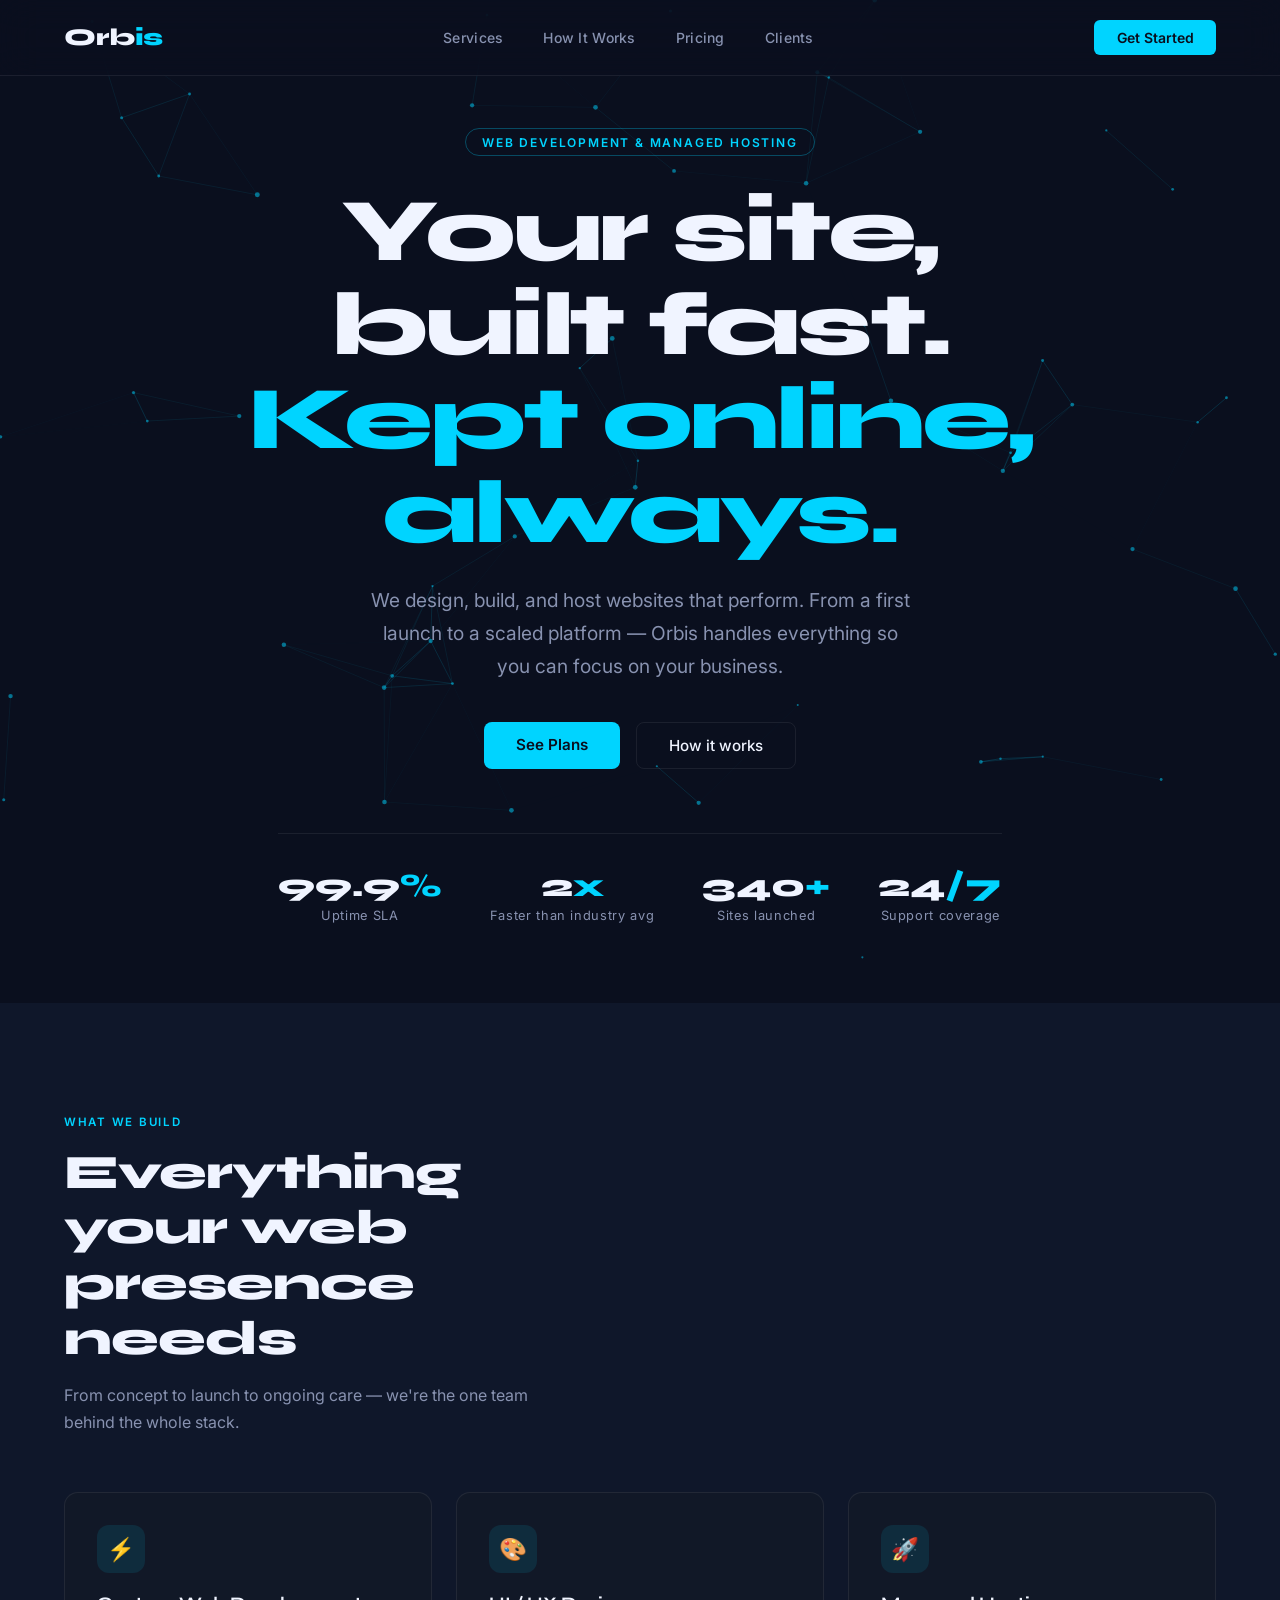
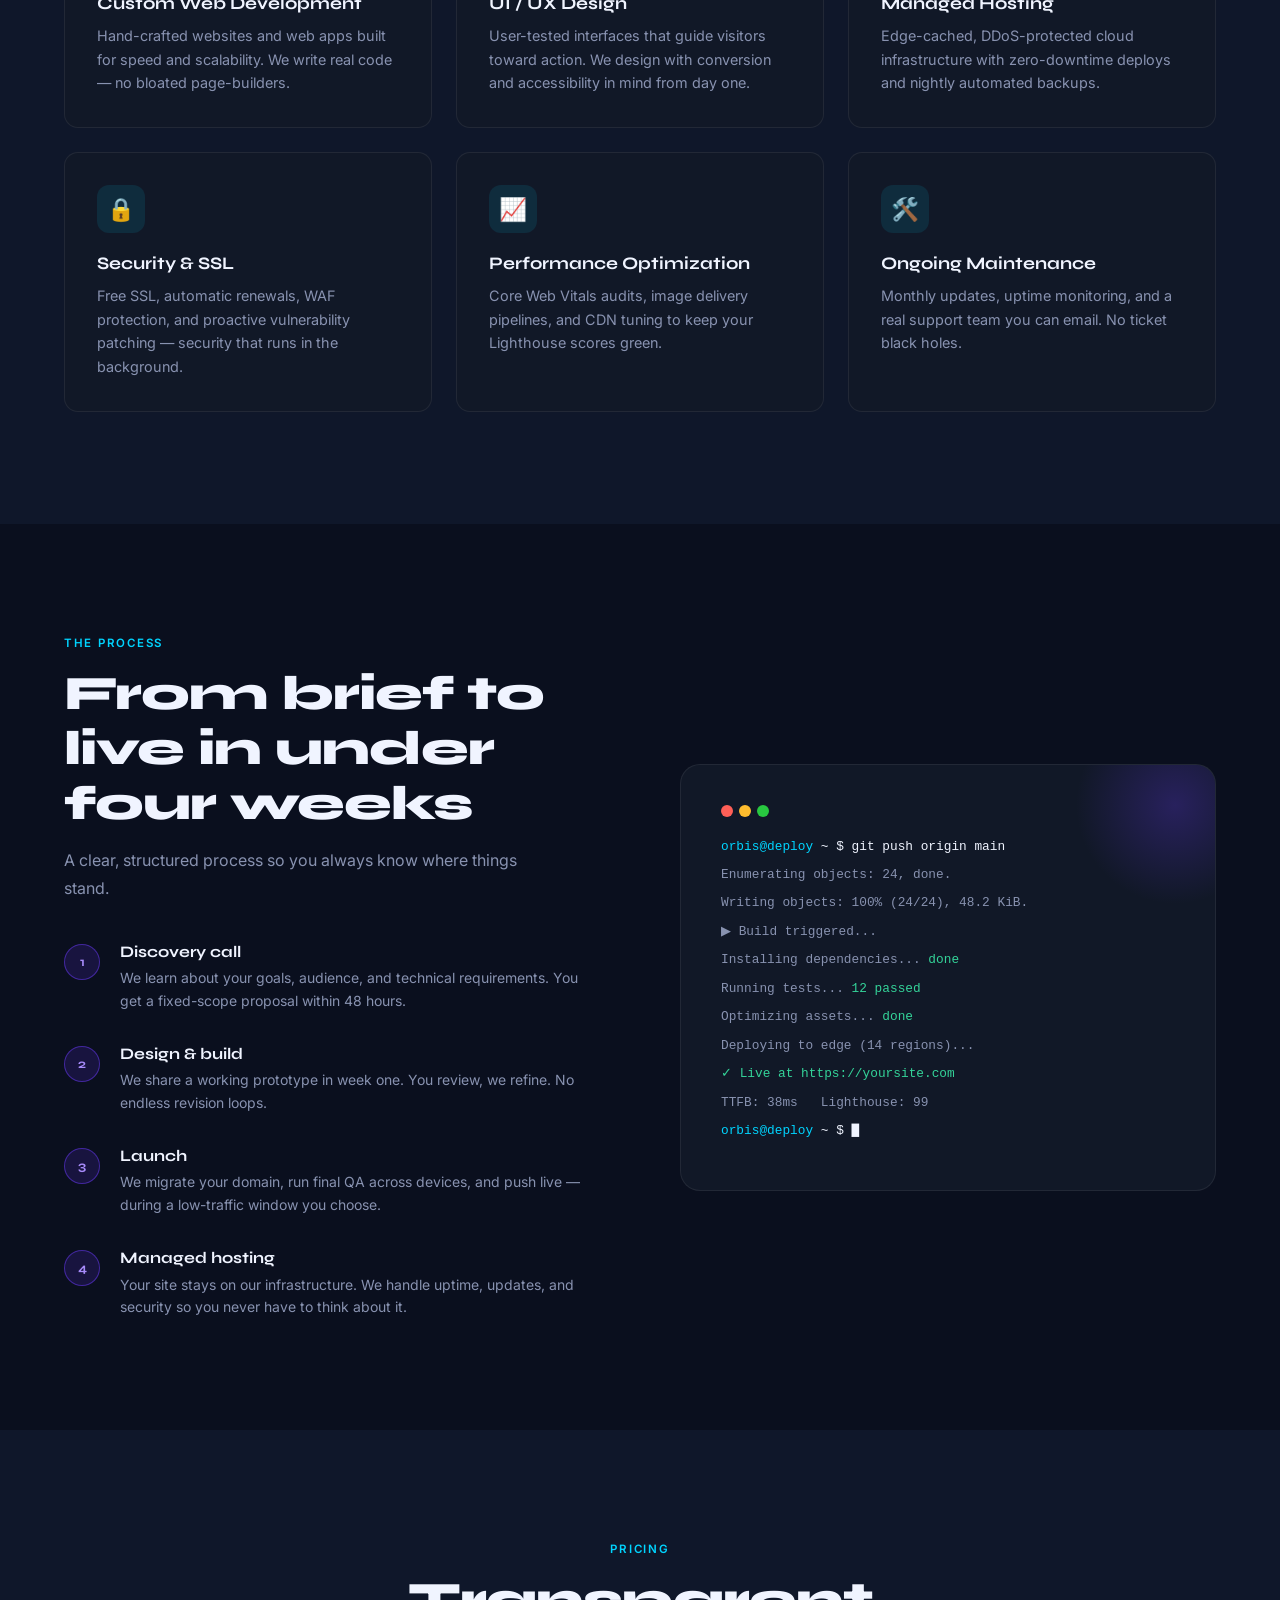
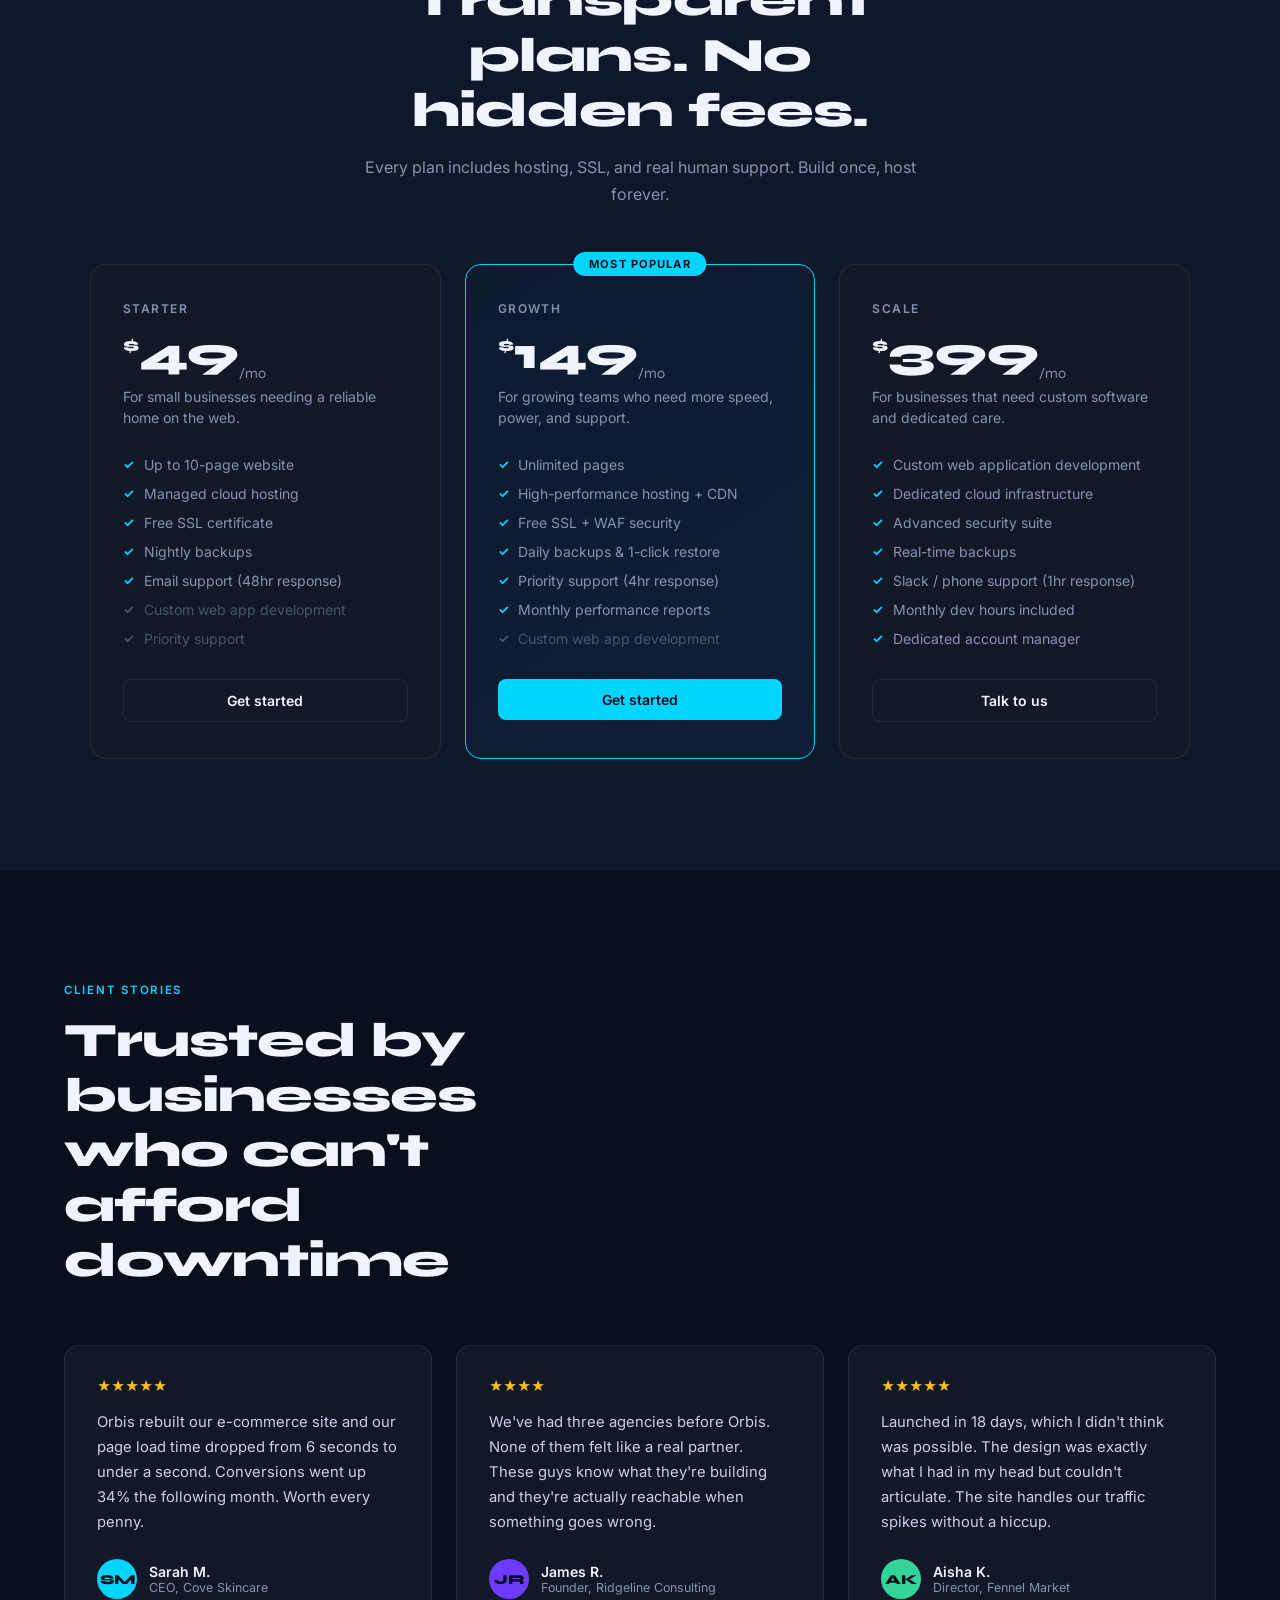
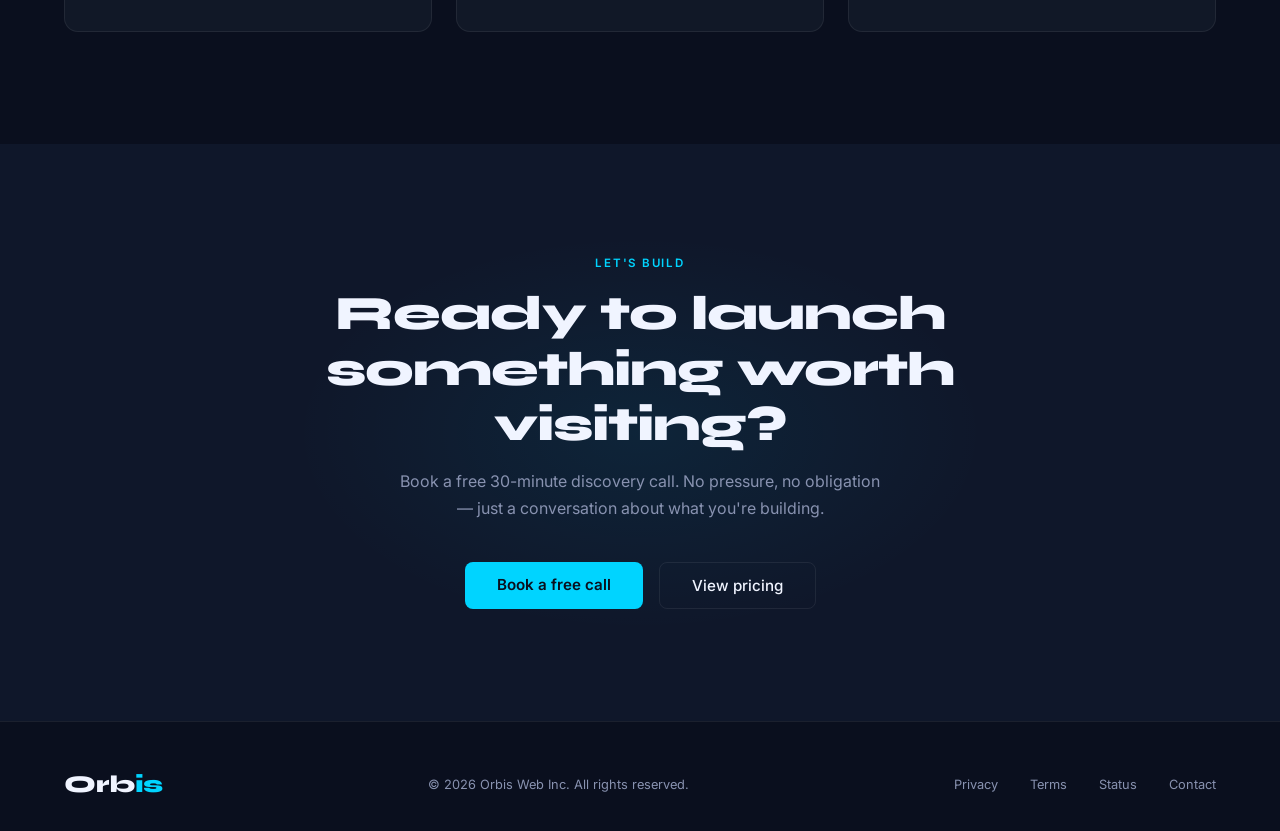
<file: html/siteGen.html>
<!DOCTYPE html>
<html lang="en">
<head>
<meta charset="UTF-8" />
<meta name="viewport" content="width=device-width, initial-scale=1.0" />
<title>Orbis — Web Development & Hosting</title>
<link rel="preconnect" href="https://fonts.googleapis.com" />
<link rel="preconnect" href="https://fonts.gstatic.com" crossorigin />
<link href="https://fonts.googleapis.com/css2?family=Syne:wght@400;600;700;800&family=Inter:wght@300;400;500;600&display=swap" rel="stylesheet" />
<style>
  *, *::before, *::after { box-sizing: border-box; margin: 0; padding: 0; }

  :root {
    --navy:   #0A0F1E;
    --navy2:  #0F172A;
    --cyan:   #00D4FF;
    --purple: #6C3BFF;
    --white:  #F0F4FF;
    --slate:  #8892B0;
    --card-bg:#111827;
    --border: rgba(255,255,255,0.07);
  }

  html { scroll-behavior: smooth; }

  body {
    font-family: 'Inter', sans-serif;
    background: var(--navy);
    color: var(--white);
    overflow-x: hidden;
  }

  /* ── NAV ── */
  nav {
    position: fixed; top: 0; left: 0; right: 0; z-index: 100;
    display: flex; align-items: center; justify-content: space-between;
    padding: 1.25rem 5%;
    background: rgba(10,15,30,0.7);
    backdrop-filter: blur(18px);
    border-bottom: 1px solid var(--border);
  }
  .logo {
    font-family: 'Syne', sans-serif;
    font-weight: 800; font-size: 1.5rem;
    letter-spacing: -0.02em;
    color: var(--white);
    text-decoration: none;
  }
  .logo span { color: var(--cyan); }
  .nav-links { display: flex; gap: 2.5rem; list-style: none; }
  .nav-links a {
    color: var(--slate); font-size: 0.875rem; font-weight: 500;
    text-decoration: none; letter-spacing: 0.02em;
    transition: color 0.2s;
  }
  .nav-links a:hover { color: var(--white); }
  .nav-cta {
    background: var(--cyan); color: var(--navy);
    padding: 0.55rem 1.4rem; border-radius: 6px;
    font-size: 0.875rem; font-weight: 600;
    text-decoration: none; transition: opacity 0.2s;
  }
  .nav-cta:hover { opacity: 0.85; }

  /* ── HERO ── */
  #hero {
    position: relative; min-height: 100vh;
    display: flex; flex-direction: column;
    align-items: center; justify-content: center;
    text-align: center; padding: 8rem 5% 5rem;
    overflow: hidden;
  }
  #mesh-canvas {
    position: absolute; inset: 0;
    width: 100%; height: 100%;
    pointer-events: none;
  }
  .hero-eyebrow {
    font-size: 0.75rem; font-weight: 600; letter-spacing: 0.15em;
    text-transform: uppercase; color: var(--cyan);
    border: 1px solid rgba(0,212,255,0.3);
    padding: 0.35rem 1rem; border-radius: 100px;
    margin-bottom: 1.75rem;
    position: relative; z-index: 1;
  }
  .hero-headline {
    font-family: 'Syne', sans-serif;
    font-size: clamp(2.8rem, 7vw, 6rem);
    font-weight: 800; line-height: 1.05;
    letter-spacing: -0.03em;
    max-width: 900px;
    position: relative; z-index: 1;
  }
  .hero-headline .accent { color: var(--cyan); }
  .hero-sub {
    margin-top: 1.5rem;
    font-size: clamp(1rem, 2vw, 1.2rem);
    color: var(--slate); max-width: 540px; line-height: 1.7;
    position: relative; z-index: 1;
  }
  .hero-actions {
    margin-top: 2.5rem; display: flex; gap: 1rem;
    flex-wrap: wrap; justify-content: center;
    position: relative; z-index: 1;
  }
  .btn-primary {
    background: var(--cyan); color: var(--navy);
    padding: 0.8rem 2rem; border-radius: 8px;
    font-weight: 600; font-size: 0.95rem;
    text-decoration: none; transition: transform 0.2s, opacity 0.2s;
  }
  .btn-primary:hover { transform: translateY(-2px); opacity: 0.9; }
  .btn-ghost {
    border: 1px solid var(--border); color: var(--white);
    padding: 0.8rem 2rem; border-radius: 8px;
    font-weight: 500; font-size: 0.95rem;
    text-decoration: none; transition: border-color 0.2s, transform 0.2s;
  }
  .btn-ghost:hover { border-color: var(--cyan); transform: translateY(-2px); }

  .hero-stats {
    margin-top: 4rem; display: flex; gap: 3rem;
    flex-wrap: wrap; justify-content: center;
    position: relative; z-index: 1;
    border-top: 1px solid var(--border);
    padding-top: 2rem;
  }
  .stat { text-align: center; }
  .stat-num {
    font-family: 'Syne', sans-serif;
    font-size: 2rem; font-weight: 800;
    color: var(--white);
  }
  .stat-num span { color: var(--cyan); }
  .stat-label { font-size: 0.8rem; color: var(--slate); margin-top: 0.2rem; letter-spacing: 0.05em; }

  /* ── SERVICES ── */
  #services {
    padding: 7rem 5%;
    background: var(--navy2);
  }
  .section-eyebrow {
    font-size: 0.72rem; font-weight: 600; letter-spacing: 0.15em;
    text-transform: uppercase; color: var(--cyan);
    margin-bottom: 1rem;
  }
  .section-headline {
    font-family: 'Syne', sans-serif;
    font-size: clamp(1.9rem, 4vw, 3rem);
    font-weight: 800; letter-spacing: -0.02em;
    max-width: 560px; line-height: 1.15;
  }
  .section-sub {
    color: var(--slate); margin-top: 1rem;
    font-size: 1rem; line-height: 1.7; max-width: 480px;
  }
  .services-grid {
    display: grid;
    grid-template-columns: repeat(auto-fit, minmax(280px, 1fr));
    gap: 1.5rem;
    margin-top: 3.5rem;
  }
  .service-card {
    background: var(--card-bg);
    border: 1px solid var(--border);
    border-radius: 14px;
    padding: 2rem;
    transition: border-color 0.25s, transform 0.25s;
    cursor: default;
  }
  .service-card:hover {
    border-color: rgba(0,212,255,0.4);
    transform: translateY(-4px);
  }
  .service-icon {
    width: 48px; height: 48px;
    background: rgba(0,212,255,0.1);
    border-radius: 12px;
    display: flex; align-items: center; justify-content: center;
    margin-bottom: 1.25rem;
    font-size: 1.4rem;
  }
  .service-card h3 {
    font-family: 'Syne', sans-serif;
    font-size: 1.1rem; font-weight: 700;
    margin-bottom: 0.6rem;
  }
  .service-card p { font-size: 0.9rem; color: var(--slate); line-height: 1.65; }

  /* ── HOW IT WORKS ── */
  #how {
    padding: 7rem 5%;
    background: var(--navy);
  }
  .how-inner {
    display: grid;
    grid-template-columns: 1fr 1fr;
    gap: 5rem;
    align-items: center;
  }
  .how-steps { display: flex; flex-direction: column; gap: 2rem; margin-top: 2.5rem; }
  .how-step { display: flex; gap: 1.25rem; align-items: flex-start; }
  .step-dot {
    flex-shrink: 0;
    width: 36px; height: 36px; border-radius: 50%;
    background: rgba(108,59,255,0.15);
    border: 1.5px solid rgba(108,59,255,0.5);
    display: flex; align-items: center; justify-content: center;
    font-family: 'Syne', sans-serif;
    font-size: 0.8rem; font-weight: 700; color: #a78bfa;
    margin-top: 2px;
  }
  .how-step h4 {
    font-family: 'Syne', sans-serif;
    font-size: 1rem; font-weight: 700; margin-bottom: 0.4rem;
  }
  .how-step p { font-size: 0.875rem; color: var(--slate); line-height: 1.6; }

  .how-visual {
    background: var(--card-bg);
    border: 1px solid var(--border);
    border-radius: 20px;
    padding: 2.5rem;
    position: relative;
    overflow: hidden;
  }
  .how-visual::before {
    content: '';
    position: absolute; top: -60px; right: -60px;
    width: 200px; height: 200px;
    background: radial-gradient(circle, rgba(108,59,255,0.25), transparent 70%);
    pointer-events: none;
  }
  .terminal-bar {
    display: flex; gap: 6px; margin-bottom: 1.25rem;
  }
  .t-dot { width: 12px; height: 12px; border-radius: 50%; }
  .t-dot.red { background: #FF5F57; }
  .t-dot.yellow { background: #FEBC2E; }
  .t-dot.green { background: #28C840; }
  .terminal-line {
    font-family: 'Courier New', monospace;
    font-size: 0.8rem; margin-bottom: 0.5rem;
    line-height: 1.6;
  }
  .t-prompt { color: var(--cyan); }
  .t-cmd { color: var(--white); }
  .t-out { color: var(--slate); }
  .t-success { color: #34d399; }
  .t-blink { display: inline-block; animation: blink 1s step-end infinite; }
  @keyframes blink { 50% { opacity: 0; } }

  /* ── PRICING ── */
  #pricing {
    padding: 7rem 5%;
    background: var(--navy2);
    text-align: center;
  }
  #pricing .section-headline,
  #pricing .section-sub { max-width: 600px; margin-left: auto; margin-right: auto; }
  .pricing-grid {
    display: grid;
    grid-template-columns: repeat(auto-fit, minmax(270px, 1fr));
    gap: 1.5rem;
    margin-top: 3.5rem;
    max-width: 1100px;
    margin-left: auto; margin-right: auto;
  }
  .pricing-card {
    background: var(--card-bg);
    border: 1px solid var(--border);
    border-radius: 16px;
    padding: 2.25rem 2rem;
    text-align: left;
    position: relative;
    transition: transform 0.25s, border-color 0.25s;
  }
  .pricing-card:hover { transform: translateY(-4px); border-color: rgba(0,212,255,0.3); }
  .pricing-card.featured {
    border-color: var(--cyan);
    background: linear-gradient(145deg, #0d1a2e, #0f1f38);
  }
  .pricing-badge {
    position: absolute; top: -13px; left: 50%; transform: translateX(-50%);
    background: var(--cyan); color: var(--navy);
    font-size: 0.7rem; font-weight: 700; letter-spacing: 0.1em;
    text-transform: uppercase;
    padding: 0.3rem 1rem; border-radius: 100px;
    white-space: nowrap;
  }
  .pricing-tier {
    font-size: 0.75rem; font-weight: 600; letter-spacing: 0.12em;
    text-transform: uppercase; color: var(--slate);
    margin-bottom: 1rem;
  }
  .pricing-price {
    font-family: 'Syne', sans-serif;
    font-size: 2.8rem; font-weight: 800;
    line-height: 1; margin-bottom: 0.25rem;
  }
  .pricing-price sup { font-size: 1.2rem; vertical-align: super; }
  .pricing-price sub { font-size: 0.9rem; color: var(--slate); font-weight: 400; }
  .pricing-desc { font-size: 0.875rem; color: var(--slate); margin-bottom: 1.75rem; line-height: 1.5; }
  .pricing-features { list-style: none; display: flex; flex-direction: column; gap: 0.75rem; margin-bottom: 2rem; }
  .pricing-features li {
    font-size: 0.875rem; color: var(--slate);
    display: flex; align-items: center; gap: 0.6rem;
  }
  .pricing-features li::before {
    content: '✓'; color: var(--cyan);
    font-weight: 700; font-size: 0.8rem;
    flex-shrink: 0;
  }
  .pricing-features li.muted { color: #4a5568; }
  .pricing-features li.muted::before { color: #4a5568; }
  .btn-plan {
    display: block; text-align: center;
    padding: 0.75rem; border-radius: 8px;
    font-weight: 600; font-size: 0.875rem;
    text-decoration: none; transition: transform 0.2s, opacity 0.2s;
  }
  .btn-plan.primary { background: var(--cyan); color: var(--navy); }
  .btn-plan.outline { border: 1px solid var(--border); color: var(--white); }
  .btn-plan:hover { transform: translateY(-2px); opacity: 0.9; }

  /* ── TESTIMONIALS ── */
  #testimonials {
    padding: 7rem 5%;
    background: var(--navy);
  }
  .testimonials-grid {
    display: grid;
    grid-template-columns: repeat(auto-fit, minmax(300px, 1fr));
    gap: 1.5rem;
    margin-top: 3.5rem;
  }
  .testimonial-card {
    background: var(--card-bg);
    border: 1px solid var(--border);
    border-radius: 14px;
    padding: 2rem;
  }
  .t-stars { color: #FBBF24; font-size: 0.85rem; margin-bottom: 1rem; }
  .t-quote { font-size: 0.925rem; line-height: 1.7; color: #c9d1e8; margin-bottom: 1.5rem; }
  .t-author { display: flex; align-items: center; gap: 0.75rem; }
  .t-avatar {
    width: 40px; height: 40px; border-radius: 50%;
    display: flex; align-items: center; justify-content: center;
    font-family: 'Syne', sans-serif; font-weight: 800; font-size: 0.85rem;
    color: var(--navy); flex-shrink: 0;
  }
  .t-name { font-weight: 600; font-size: 0.875rem; }
  .t-role { font-size: 0.78rem; color: var(--slate); }

  /* ── CTA ── */
  #cta {
    padding: 7rem 5%;
    background: var(--navy2);
    text-align: center;
    position: relative; overflow: hidden;
  }
  #cta::before {
    content: '';
    position: absolute; top: 50%; left: 50%; transform: translate(-50%,-50%);
    width: 700px; height: 400px;
    background: radial-gradient(ellipse, rgba(0,212,255,0.07) 0%, transparent 70%);
    pointer-events: none;
  }
  #cta .section-headline { max-width: 640px; margin: 0 auto; position: relative; }
  #cta .section-sub { max-width: 480px; margin: 1rem auto 0; text-align: center; position: relative; }
  #cta .hero-actions { position: relative; }

  /* ── FOOTER ── */
  footer {
    padding: 3rem 5% 2rem;
    border-top: 1px solid var(--border);
    background: var(--navy);
  }
  .footer-inner {
    display: flex; align-items: center; justify-content: space-between;
    flex-wrap: wrap; gap: 1.5rem;
  }
  .footer-copy { font-size: 0.8rem; color: var(--slate); }
  .footer-links { display: flex; gap: 2rem; }
  .footer-links a { font-size: 0.8rem; color: var(--slate); text-decoration: none; transition: color 0.2s; }
  .footer-links a:hover { color: var(--white); }

  /* ── RESPONSIVE ── */
  @media (max-width: 768px) {
    .nav-links { display: none; }
    .how-inner { grid-template-columns: 1fr; }
    .hero-stats { gap: 2rem; }
  }

  @media (prefers-reduced-motion: reduce) {
    #mesh-canvas { display: none; }
    * { animation: none !important; transition: none !important; }
  }
</style>
</head>
<body>

<!-- NAV -->
<nav>
  <a href="#" class="logo">Orb<span>is</span></a>
  <ul class="nav-links">
    <li><a href="#services">Services</a></li>
    <li><a href="#how">How It Works</a></li>
    <li><a href="#pricing">Pricing</a></li>
    <li><a href="#testimonials">Clients</a></li>
  </ul>
  <a href="#cta" class="nav-cta">Get Started</a>
</nav>

<!-- HERO -->
<section id="hero">
  <canvas id="mesh-canvas"></canvas>
  <div class="hero-eyebrow">Web Development & Managed Hosting</div>
  <h1 class="hero-headline">
    Your site, built fast.<br>
    <span class="accent">Kept online, always.</span>
  </h1>
  <p class="hero-sub">
    We design, build, and host websites that perform. From a first launch to a scaled platform — Orbis handles everything so you can focus on your business.
  </p>
  <div class="hero-actions">
    <a href="#pricing" class="btn-primary">See Plans</a>
    <a href="#how" class="btn-ghost">How it works</a>
  </div>
  <div class="hero-stats">
    <div class="stat">
      <div class="stat-num">99.9<span>%</span></div>
      <div class="stat-label">Uptime SLA</div>
    </div>
    <div class="stat">
      <div class="stat-num">2<span>x</span></div>
      <div class="stat-label">Faster than industry avg</div>
    </div>
    <div class="stat">
      <div class="stat-num">340<span>+</span></div>
      <div class="stat-label">Sites launched</div>
    </div>
    <div class="stat">
      <div class="stat-num">24<span>/7</span></div>
      <div class="stat-label">Support coverage</div>
    </div>
  </div>
</section>

<!-- SERVICES -->
<section id="services">
  <div class="section-eyebrow">What We Build</div>
  <h2 class="section-headline">Everything your web presence needs</h2>
  <p class="section-sub">From concept to launch to ongoing care — we're the one team behind the whole stack.</p>
  <div class="services-grid">
    <div class="service-card">
      <div class="service-icon">⚡</div>
      <h3>Custom Web Development</h3>
      <p>Hand-crafted websites and web apps built for speed and scalability. We write real code — no bloated page-builders.</p>
    </div>
    <div class="service-card">
      <div class="service-icon">🎨</div>
      <h3>UI / UX Design</h3>
      <p>User-tested interfaces that guide visitors toward action. We design with conversion and accessibility in mind from day one.</p>
    </div>
    <div class="service-card">
      <div class="service-icon">🚀</div>
      <h3>Managed Hosting</h3>
      <p>Edge-cached, DDoS-protected cloud infrastructure with zero-downtime deploys and nightly automated backups.</p>
    </div>
    <div class="service-card">
      <div class="service-icon">🔒</div>
      <h3>Security & SSL</h3>
      <p>Free SSL, automatic renewals, WAF protection, and proactive vulnerability patching — security that runs in the background.</p>
    </div>
    <div class="service-card">
      <div class="service-icon">📈</div>
      <h3>Performance Optimization</h3>
      <p>Core Web Vitals audits, image delivery pipelines, and CDN tuning to keep your Lighthouse scores green.</p>
    </div>
    <div class="service-card">
      <div class="service-icon">🛠️</div>
      <h3>Ongoing Maintenance</h3>
      <p>Monthly updates, uptime monitoring, and a real support team you can email. No ticket black holes.</p>
    </div>
  </div>
</section>

<!-- HOW IT WORKS -->
<section id="how">
  <div class="how-inner">
    <div>
      <div class="section-eyebrow">The Process</div>
      <h2 class="section-headline">From brief to live in under four weeks</h2>
      <p class="section-sub">A clear, structured process so you always know where things stand.</p>
      <div class="how-steps">
        <div class="how-step">
          <div class="step-dot">1</div>
          <div>
            <h4>Discovery call</h4>
            <p>We learn about your goals, audience, and technical requirements. You get a fixed-scope proposal within 48 hours.</p>
          </div>
        </div>
        <div class="how-step">
          <div class="step-dot">2</div>
          <div>
            <h4>Design & build</h4>
            <p>We share a working prototype in week one. You review, we refine. No endless revision loops.</p>
          </div>
        </div>
        <div class="how-step">
          <div class="step-dot">3</div>
          <div>
            <h4>Launch</h4>
            <p>We migrate your domain, run final QA across devices, and push live — during a low-traffic window you choose.</p>
          </div>
        </div>
        <div class="how-step">
          <div class="step-dot">4</div>
          <div>
            <h4>Managed hosting</h4>
            <p>Your site stays on our infrastructure. We handle uptime, updates, and security so you never have to think about it.</p>
          </div>
        </div>
      </div>
    </div>
    <div class="how-visual">
      <div class="terminal-bar">
        <div class="t-dot red"></div>
        <div class="t-dot yellow"></div>
        <div class="t-dot green"></div>
      </div>
      <div class="terminal-line"><span class="t-prompt">orbis@deploy</span> <span class="t-cmd">~ $ git push origin main</span></div>
      <div class="terminal-line t-out">Enumerating objects: 24, done.</div>
      <div class="terminal-line t-out">Writing objects: 100% (24/24), 48.2 KiB.</div>
      <div class="terminal-line t-out" style="margin-top:0.5rem;">▶ Build triggered...</div>
      <div class="terminal-line t-out">  Installing dependencies... <span class="t-success">done</span></div>
      <div class="terminal-line t-out">  Running tests... <span class="t-success">12 passed</span></div>
      <div class="terminal-line t-out">  Optimizing assets... <span class="t-success">done</span></div>
      <div class="terminal-line t-out">  Deploying to edge (14 regions)...</div>
      <div class="terminal-line" style="margin-top:0.5rem;">
        <span class="t-success">✓ Live at https://yoursite.com</span>
      </div>
      <div class="terminal-line t-out">  TTFB: 38ms &nbsp; Lighthouse: 99</div>
      <div class="terminal-line" style="margin-top:0.5rem;"><span class="t-prompt">orbis@deploy</span> <span class="t-cmd">~ $ <span class="t-blink">█</span></span></div>
    </div>
  </div>
</section>

<!-- PRICING -->
<section id="pricing">
  <div class="section-eyebrow">Pricing</div>
  <h2 class="section-headline">Transparent plans. No hidden fees.</h2>
  <p class="section-sub">Every plan includes hosting, SSL, and real human support. Build once, host forever.</p>
  <div class="pricing-grid">
    <div class="pricing-card">
      <div class="pricing-tier">Starter</div>
      <div class="pricing-price"><sup>$</sup>49<sub>/mo</sub></div>
      <div class="pricing-desc">For small businesses needing a reliable home on the web.</div>
      <ul class="pricing-features">
        <li>Up to 10-page website</li>
        <li>Managed cloud hosting</li>
        <li>Free SSL certificate</li>
        <li>Nightly backups</li>
        <li>Email support (48hr response)</li>
        <li class="muted">Custom web app development</li>
        <li class="muted">Priority support</li>
      </ul>
      <a href="#cta" class="btn-plan outline">Get started</a>
    </div>
    <div class="pricing-card featured">
      <div class="pricing-badge">Most Popular</div>
      <div class="pricing-tier">Growth</div>
      <div class="pricing-price"><sup>$</sup>149<sub>/mo</sub></div>
      <div class="pricing-desc">For growing teams who need more speed, power, and support.</div>
      <ul class="pricing-features">
        <li>Unlimited pages</li>
        <li>High-performance hosting + CDN</li>
        <li>Free SSL + WAF security</li>
        <li>Daily backups & 1-click restore</li>
        <li>Priority support (4hr response)</li>
        <li>Monthly performance reports</li>
        <li class="muted">Custom web app development</li>
      </ul>
      <a href="#cta" class="btn-plan primary">Get started</a>
    </div>
    <div class="pricing-card">
      <div class="pricing-tier">Scale</div>
      <div class="pricing-price"><sup>$</sup>399<sub>/mo</sub></div>
      <div class="pricing-desc">For businesses that need custom software and dedicated care.</div>
      <ul class="pricing-features">
        <li>Custom web application development</li>
        <li>Dedicated cloud infrastructure</li>
        <li>Advanced security suite</li>
        <li>Real-time backups</li>
        <li>Slack / phone support (1hr response)</li>
        <li>Monthly dev hours included</li>
        <li>Dedicated account manager</li>
      </ul>
      <a href="#cta" class="btn-plan outline">Talk to us</a>
    </div>
  </div>
</section>

<!-- TESTIMONIALS -->
<section id="testimonials">
  <div class="section-eyebrow">Client Stories</div>
  <h2 class="section-headline">Trusted by businesses who can't afford downtime</h2>
  <div class="testimonials-grid">
    <div class="testimonial-card">
      <div class="t-stars">★★★★★</div>
      <p class="t-quote">Orbis rebuilt our e-commerce site and our page load time dropped from 6 seconds to under a second. Conversions went up 34% the following month. Worth every penny.</p>
      <div class="t-author">
        <div class="t-avatar" style="background:#00D4FF;">SM</div>
        <div>
          <div class="t-name">Sarah M.</div>
          <div class="t-role">CEO, Cove Skincare</div>
        </div>
      </div>
    </div>
    <div class="testimonial-card">
      <div class="t-stars">★★★★</div>
      <p class="t-quote">We've had three agencies before Orbis. None of them felt like a real partner. These guys know what they're building and they're actually reachable when something goes wrong.</p>
      <div class="t-author">
        <div class="t-avatar" style="background:#6C3BFF;">JR</div>
        <div>
          <div class="t-name">James R.</div>
          <div class="t-role">Founder, Ridgeline Consulting</div>
        </div>
      </div>
    </div>
    <div class="testimonial-card">
      <div class="t-stars">★★★★★</div>
      <p class="t-quote">Launched in 18 days, which I didn't think was possible. The design was exactly what I had in my head but couldn't articulate. The site handles our traffic spikes without a hiccup.</p>
      <div class="t-author">
        <div class="t-avatar" style="background:#34d399;">AK</div>
        <div>
          <div class="t-name">Aisha K.</div>
          <div class="t-role">Director, Fennel Market</div>
        </div>
      </div>
    </div>
  </div>
</section>

<!-- CTA -->
<section id="cta">
  <div class="section-eyebrow">Let's Build</div>
  <h2 class="section-headline">Ready to launch something worth visiting?</h2>
  <p class="section-sub">Book a free 30-minute discovery call. No pressure, no obligation — just a conversation about what you're building.</p>
  <div class="hero-actions">
    <a href="mailto:hello@orbis.dev" class="btn-primary">Book a free call</a>
    <a href="#pricing" class="btn-ghost">View pricing</a>
  </div>
</section>

<!-- FOOTER -->
<footer>
  <div class="footer-inner">
    <a href="#" class="logo">Orb<span>is</span></a>
    <p class="footer-copy">© 2026 Orbis Web Inc. All rights reserved.</p>
    <div class="footer-links">
      <a href="#">Privacy</a>
      <a href="#">Terms</a>
      <a href="#">Status</a>
      <a href="#">Contact</a>
    </div>
  </div>
</footer>

<script>
// ── MESH CANVAS ANIMATION ──
const canvas = document.getElementById('mesh-canvas');
const ctx = canvas.getContext('2d');

let nodes = [], W, H;
const NODE_COUNT = 55;
const MAX_DIST = 160;
const CYAN = '0,212,255';

function resize() {
  W = canvas.width = canvas.offsetWidth;
  H = canvas.height = canvas.offsetHeight;
}

function initNodes() {
  nodes = [];
  for (let i = 0; i < NODE_COUNT; i++) {
    nodes.push({
      x: Math.random() * W,
      y: Math.random() * H,
      vx: (Math.random() - 0.5) * 0.35,
      vy: (Math.random() - 0.5) * 0.35,
      r: Math.random() * 1.5 + 1
    });
  }
}

function draw() {
  ctx.clearRect(0, 0, W, H);

  // Draw edges
  for (let i = 0; i < nodes.length; i++) {
    for (let j = i + 1; j < nodes.length; j++) {
      const dx = nodes[i].x - nodes[j].x;
      const dy = nodes[i].y - nodes[j].y;
      const dist = Math.sqrt(dx*dx + dy*dy);
      if (dist < MAX_DIST) {
        const alpha = (1 - dist / MAX_DIST) * 0.25;
        ctx.strokeStyle = `rgba(${CYAN},${alpha})`;
        ctx.lineWidth = 0.8;
        ctx.beginPath();
        ctx.moveTo(nodes[i].x, nodes[i].y);
        ctx.lineTo(nodes[j].x, nodes[j].y);
        ctx.stroke();
      }
    }
  }

  // Draw nodes
  for (const n of nodes) {
    ctx.beginPath();
    ctx.arc(n.x, n.y, n.r, 0, Math.PI * 2);
    ctx.fillStyle = `rgba(${CYAN},0.5)`;
    ctx.fill();

    // Update
    n.x += n.vx; n.y += n.vy;
    if (n.x < 0 || n.x > W) n.vx *= -1;
    if (n.y < 0 || n.y > H) n.vy *= -1;
  }

  requestAnimationFrame(draw);
}

window.addEventListener('resize', () => { resize(); initNodes(); });
resize(); initNodes(); draw();
</script>
</body>
</html>
</file>
